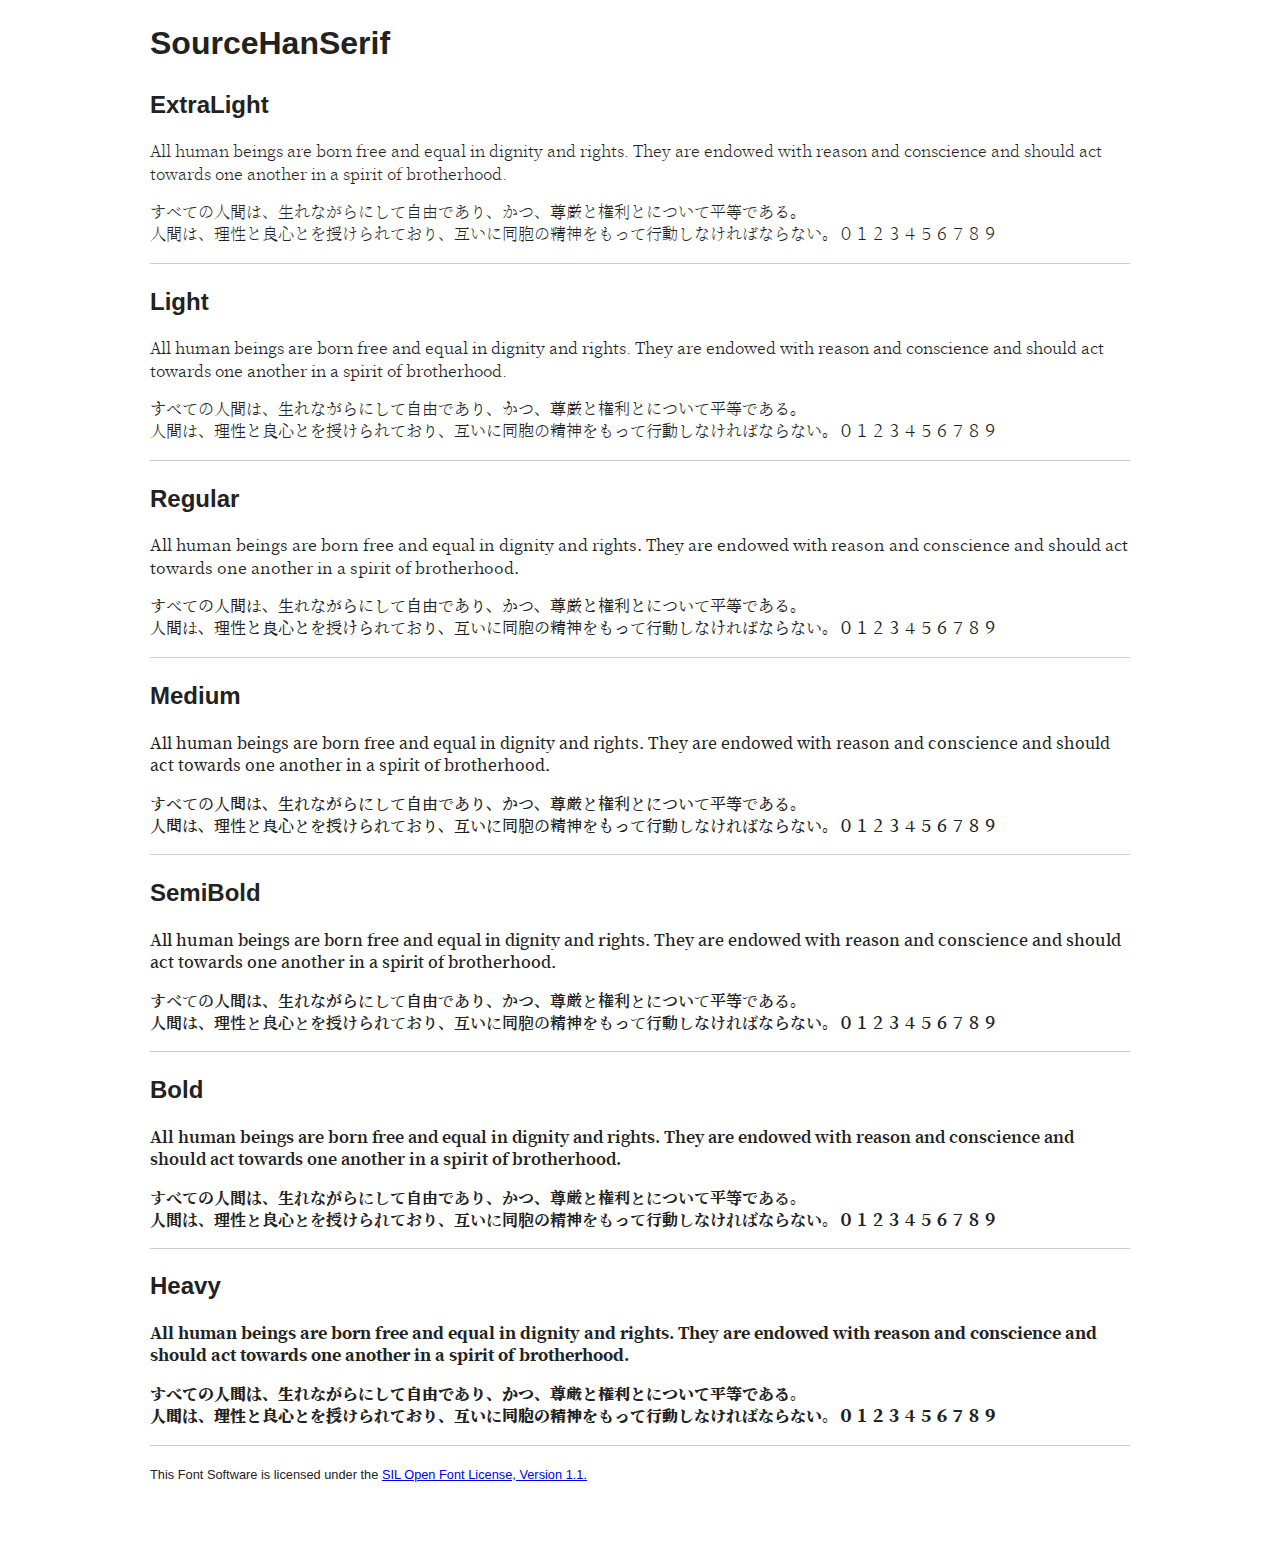
<file: docs/index.html>
<!DOCTYPE html>
<html lang="ja">
    <head>
        <meta charset="utf-8">
        <meta http-equiv="X-UA-Compatible" content="IE=edge">
        <title>Source Han Serif フォント埋め込みサンプル</title>
        <meta name="description" content="Source Han Serif フォントをダウンロードしてサイトに適用する手順">
        <meta name="viewport" content="width=device-width, initial-scale=1">

        <link rel="stylesheet" href="css/normalize.css">
        <link rel="stylesheet" href="css/font.css">
        <link rel="stylesheet" href="css/main.css">
    </head>
    <body>
        <div class="container">
            <h1>SourceHanSerif</h1>
            <h2>ExtraLight</h2>
            <p class="extralight">All human beings are born free and equal in dignity and rights. They are endowed with reason and conscience and should act towards one another in a spirit of brotherhood.</p>
            <p class="extralight">すべての人間は、生れながらにして自由であり、かつ、尊厳と権利とについて平等である。<br>人間は、理性と良心とを授けられており、互いに同胞の精神をもって行動しなければならない。０１２３４５６７８９</p>
            <hr>
            <h2>Light</h2>
            <p class="light">All human beings are born free and equal in dignity and rights. They are endowed with reason and conscience and should act towards one another in a spirit of brotherhood.</p>
            <p class="light">すべての人間は、生れながらにして自由であり、かつ、尊厳と権利とについて平等である。<br>人間は、理性と良心とを授けられており、互いに同胞の精神をもって行動しなければならない。０１２３４５６７８９</p>
            <hr>
            <h2>Regular</h2>
            <p class="regular">All human beings are born free and equal in dignity and rights. They are endowed with reason and conscience and should act towards one another in a spirit of brotherhood.</p>
            <p class="regular">すべての人間は、生れながらにして自由であり、かつ、尊厳と権利とについて平等である。<br>人間は、理性と良心とを授けられており、互いに同胞の精神をもって行動しなければならない。０１２３４５６７８９</p>
            <hr>
            <h2>Medium</h2>
            <p class="medium">All human beings are born free and equal in dignity and rights. They are endowed with reason and conscience and should act towards one another in a spirit of brotherhood.</p>
            <p class="medium">すべての人間は、生れながらにして自由であり、かつ、尊厳と権利とについて平等である。<br>人間は、理性と良心とを授けられており、互いに同胞の精神をもって行動しなければならない。０１２３４５６７８９</p>
            <hr>
            <h2>SemiBold</h2>
            <p class="semibold">All human beings are born free and equal in dignity and rights. They are endowed with reason and conscience and should act towards one another in a spirit of brotherhood.</p>
            <p class="semibold">すべての人間は、生れながらにして自由であり、かつ、尊厳と権利とについて平等である。<br>人間は、理性と良心とを授けられており、互いに同胞の精神をもって行動しなければならない。０１２３４５６７８９</p>
            <hr>
            <h2>Bold</h2>
            <p class="bold">All human beings are born free and equal in dignity and rights. They are endowed with reason and conscience and should act towards one another in a spirit of brotherhood.</p>
            <p class="bold">すべての人間は、生れながらにして自由であり、かつ、尊厳と権利とについて平等である。<br>人間は、理性と良心とを授けられており、互いに同胞の精神をもって行動しなければならない。０１２３４５６７８９</p>
            <hr>
            <h2>Heavy</h2>
            <p class="heavy">All human beings are born free and equal in dignity and rights. They are endowed with reason and conscience and should act towards one another in a spirit of brotherhood.</p>
            <p class="heavy">すべての人間は、生れながらにして自由であり、かつ、尊厳と権利とについて平等である。<br>人間は、理性と良心とを授けられており、互いに同胞の精神をもって行動しなければならない。０１２３４５６７８９</p>
            <hr>
            <p><small>This Font Software is licensed under the <a href="http://scripts.sil.org/OFL">SIL Open Font License, Version 1.1.</a></small></p>
        </div>
    </body>
</html>
</file>
<file: docs/css/font.css>
@font-face {
  font-family: 'SourceHanSerifExtraLight';
  src: url('../font/SourceHanSerif-ExtraLight.eot'); /* IE9 Compat Modes */
  src: url('../font/SourceHanSerif-ExtraLight.eot?#iefix') format('embedded-opentype'), /* IE6-IE8 */
       url('../font/SourceHanSerif-ExtraLight.woff') format('woff'), /* Modern Browsers */
       url('../font/SourceHanSerif-ExtraLight.ttf')  format('truetype'), /* Safari, Android, iOS */
       url('../font/SourceHanSerif-ExtraLight.svg#cfbc6805d20322c44747fd70ded6d0df') format('svg'); /* Legacy iOS */

  font-style:   normal;
  font-weight:  200;
}

@font-face {
  font-family: 'SourceHanSerifHeavy';
  src: url('../font/SourceHanSerif-Heavy.eot'); /* IE9 Compat Modes */
  src: url('../font/SourceHanSerif-Heavy.eot?#iefix') format('embedded-opentype'), /* IE6-IE8 */
       url('../font/SourceHanSerif-Heavy.woff') format('woff'), /* Modern Browsers */
       url('../font/SourceHanSerif-Heavy.ttf')  format('truetype'), /* Safari, Android, iOS */
       url('../font/SourceHanSerif-Heavy.svg#b731917dd331a96c537acc926936ae6f') format('svg'); /* Legacy iOS */

  font-style:   normal;
  font-weight:  400;
}

@font-face {
  font-family: 'SourceHanSerifLight';
  src: url('../font/SourceHanSerif-Light.eot'); /* IE9 Compat Modes */
  src: url('../font/SourceHanSerif-Light.eot?#iefix') format('embedded-opentype'), /* IE6-IE8 */
       url('../font/SourceHanSerif-Light.woff') format('woff'), /* Modern Browsers */
       url('../font/SourceHanSerif-Light.ttf')  format('truetype'), /* Safari, Android, iOS */
       url('../font/SourceHanSerif-Light.svg#e58a8e6678e6ebb68ced6840d007379e') format('svg'); /* Legacy iOS */

  font-style:   normal;
  font-weight:  200;
}

@font-face {
  font-family: 'SourceHanSerifMedium';
  src: url('../font/SourceHanSerif-Medium.eot'); /* IE9 Compat Modes */
  src: url('../font/SourceHanSerif-Medium.eot?#iefix') format('embedded-opentype'), /* IE6-IE8 */
       url('../font/SourceHanSerif-Medium.woff') format('woff'), /* Modern Browsers */
       url('../font/SourceHanSerif-Medium.ttf')  format('truetype'), /* Safari, Android, iOS */
       url('../font/SourceHanSerif-Medium.svg#5a4e8713752d65b9b0a0d7e5f79af5af') format('svg'); /* Legacy iOS */

  font-style:   normal;
  font-weight:  400;
}

@font-face {
  font-family: 'SourceHanSerif';
  src: url('../font/SourceHanSerif-Regular.eot'); /* IE9 Compat Modes */
  src: url('../font/SourceHanSerif-Regular.eot?#iefix') format('embedded-opentype'), /* IE6-IE8 */
       url('../font/SourceHanSerif-Regular.woff') format('woff'), /* Modern Browsers */
       url('../font/SourceHanSerif-Regular.ttf')  format('truetype'), /* Safari, Android, iOS */
       url('../font/SourceHanSerif-Regular.svg#cdc427b93b3083d034ac63395c2d4b19') format('svg'); /* Legacy iOS */

  font-style:   normal;
  font-weight:  400;
}

@font-face {
  font-family: 'SourceHanSerifSemiBold';
  src: url('../font/SourceHanSerif-SemiBold.eot'); /* IE9 Compat Modes */
  src: url('../font/SourceHanSerif-SemiBold.eot?#iefix') format('embedded-opentype'), /* IE6-IE8 */
       url('../font/SourceHanSerif-SemiBold.woff') format('woff'), /* Modern Browsers */
       url('../font/SourceHanSerif-SemiBold.ttf')  format('truetype'), /* Safari, Android, iOS */
       url('../font/SourceHanSerif-SemiBold.svg#873d06c8fa560ce2565f41da9c635ff0') format('svg'); /* Legacy iOS */

  font-style:   normal;
  font-weight:  700;
}

@font-face {
  font-family: 'SourceHanSerifBold';
  src: url('../font/SourceHanSerif-Bold.eot'); /* IE9 Compat Modes */
  src: url('../font/SourceHanSerif-Bold.eot?#iefix') format('embedded-opentype'), /* IE6-IE8 */
       url('../font/SourceHanSerif-Bold.woff') format('woff'), /* Modern Browsers */
       url('../font/SourceHanSerif-Bold.ttf')  format('truetype'), /* Safari, Android, iOS */
       url('../font/SourceHanSerif-Bold.svg#5031e31d1d0953fd546a2c7c00db2435') format('svg'); /* Legacy iOS */

  font-style:   normal;
  font-weight:  700;
}
</file>
<file: docs/css/main.css>
/*! HTML5 Boilerplate v4.3.0 | MIT License | http://h5bp.com/ */

/*
 * What follows is the result of much research on cross-browser styling.
 * Credit left inline and big thanks to Nicolas Gallagher, Jonathan Neal,
 * Kroc Camen, and the H5BP dev community and team.
 */

/* ==========================================================================
   Base styles: opinionated defaults
   ========================================================================== */

html,
button,
input,
select,
textarea {
    color: #222;
}

html {
    font-size: 1em;
    line-height: 1.4;
}

/*
 * Remove text-shadow in selection highlight: h5bp.com/i
 * These selection rule sets have to be separate.
 * Customize the background color to match your design.
 */

::-moz-selection {
    background: #b3d4fc;
    text-shadow: none;
}

::selection {
    background: #b3d4fc;
    text-shadow: none;
}

/*
 * A better looking default horizontal rule
 */

hr {
    display: block;
    height: 1px;
    border: 0;
    border-top: 1px solid #ccc;
    margin: 1em 0;
    padding: 0;
}

/*
 * Remove the gap between images, videos, audio and canvas and the bottom of
 * their containers: h5bp.com/i/440
 */

audio,
canvas,
img,
video {
    vertical-align: middle;
}

/*
 * Remove default fieldset styles.
 */

fieldset {
    border: 0;
    margin: 0;
    padding: 0;
}

/*
 * Allow only vertical resizing of textareas.
 */

textarea {
    resize: vertical;
}

/* ==========================================================================
   Browse Happy prompt
   ========================================================================== */

.browsehappy {
    margin: 0.2em 0;
    background: #ccc;
    color: #000;
    padding: 0.2em 0;
}

/* ==========================================================================
   Author's custom styles
   ========================================================================== */
.container {
    width: 980px;
    margin: 0 auto 0 auto;
    padding-bottom: 60px;
}

.semibold {
  font-family: 'SourceHanSerifSemiBold';
}

.extralight {
  font-family: 'SourceHanSerifExtraLight';
}

.heavy {
  font-family: 'SourceHanSerifHeavy';
}

.light {
  font-family: 'SourceHanSerifLight';
}

.medium {
  font-family: 'SourceHanSerifMedium';
}

.bold {
  font-family: 'SourceHanSerifBold';
}

.regular {
  font-family: 'SourceHanSerif';
}

/* ==========================================================================
   Helper classes
   ========================================================================== */

/*
 * Image replacement
 */

.ir {
    background-color: transparent;
    border: 0;
    overflow: hidden;
    /* IE 6/7 fallback */
    *text-indent: -9999px;
}

.ir:before {
    content: "";
    display: block;
    width: 0;
    height: 150%;
}

/*
 * Hide from both screenreaders and browsers: h5bp.com/u
 */

.hidden {
    display: none !important;
    visibility: hidden;
}

/*
 * Hide only visually, but have it available for screenreaders: h5bp.com/v
 */

.visuallyhidden {
    border: 0;
    clip: rect(0 0 0 0);
    height: 1px;
    margin: -1px;
    overflow: hidden;
    padding: 0;
    position: absolute;
    width: 1px;
}

/*
 * Extends the .visuallyhidden class to allow the element to be focusable
 * when navigated to via the keyboard: h5bp.com/p
 */

.visuallyhidden.focusable:active,
.visuallyhidden.focusable:focus {
    clip: auto;
    height: auto;
    margin: 0;
    overflow: visible;
    position: static;
    width: auto;
}

/*
 * Hide visually and from screenreaders, but maintain layout
 */

.invisible {
    visibility: hidden;
}

/*
 * Clearfix: contain floats
 *
 * For modern browsers
 * 1. The space content is one way to avoid an Opera bug when the
 *    `contenteditable` attribute is included anywhere else in the document.
 *    Otherwise it causes space to appear at the top and bottom of elements
 *    that receive the `clearfix` class.
 * 2. The use of `table` rather than `block` is only necessary if using
 *    `:before` to contain the top-margins of child elements.
 */

.clearfix:before,
.clearfix:after {
    content: " "; /* 1 */
    display: table; /* 2 */
}

.clearfix:after {
    clear: both;
}

/*
 * For IE 6/7 only
 * Include this rule to trigger hasLayout and contain floats.
 */

.clearfix {
    *zoom: 1;
}

/* ==========================================================================
   EXAMPLE Media Queries for Responsive Design.
   These examples override the primary ('mobile first') styles.
   Modify as content requires.
   ========================================================================== */

@media only screen and (min-width: 35em) {
    /* Style adjustments for viewports that meet the condition */
}

@media print,
       (-o-min-device-pixel-ratio: 5/4),
       (-webkit-min-device-pixel-ratio: 1.25),
       (min-resolution: 120dpi) {
    /* Style adjustments for high resolution devices */
}

/* ==========================================================================
   Print styles.
   Inlined to avoid required HTTP connection: h5bp.com/r
   ========================================================================== */

@media print {
    * {
        background: transparent !important;
        color: #000 !important; /* Black prints faster: h5bp.com/s */
        box-shadow: none !important;
        text-shadow: none !important;
    }

    a,
    a:visited {
        text-decoration: underline;
    }

    a[href]:after {
        content: " (" attr(href) ")";
    }

    abbr[title]:after {
        content: " (" attr(title) ")";
    }

    /*
     * Don't show links for images, or javascript/internal links
     */

    .ir a:after,
    a[href^="javascript:"]:after,
    a[href^="#"]:after {
        content: "";
    }

    pre,
    blockquote {
        border: 1px solid #999;
        page-break-inside: avoid;
    }

    thead {
        display: table-header-group; /* h5bp.com/t */
    }

    tr,
    img {
        page-break-inside: avoid;
    }

    img {
        max-width: 100% !important;
    }

    @page {
        margin: 0.5cm;
    }

    p,
    h2,
    h3 {
        orphans: 3;
        widows: 3;
    }

    h2,
    h3 {
        page-break-after: avoid;
    }
}
</file>
